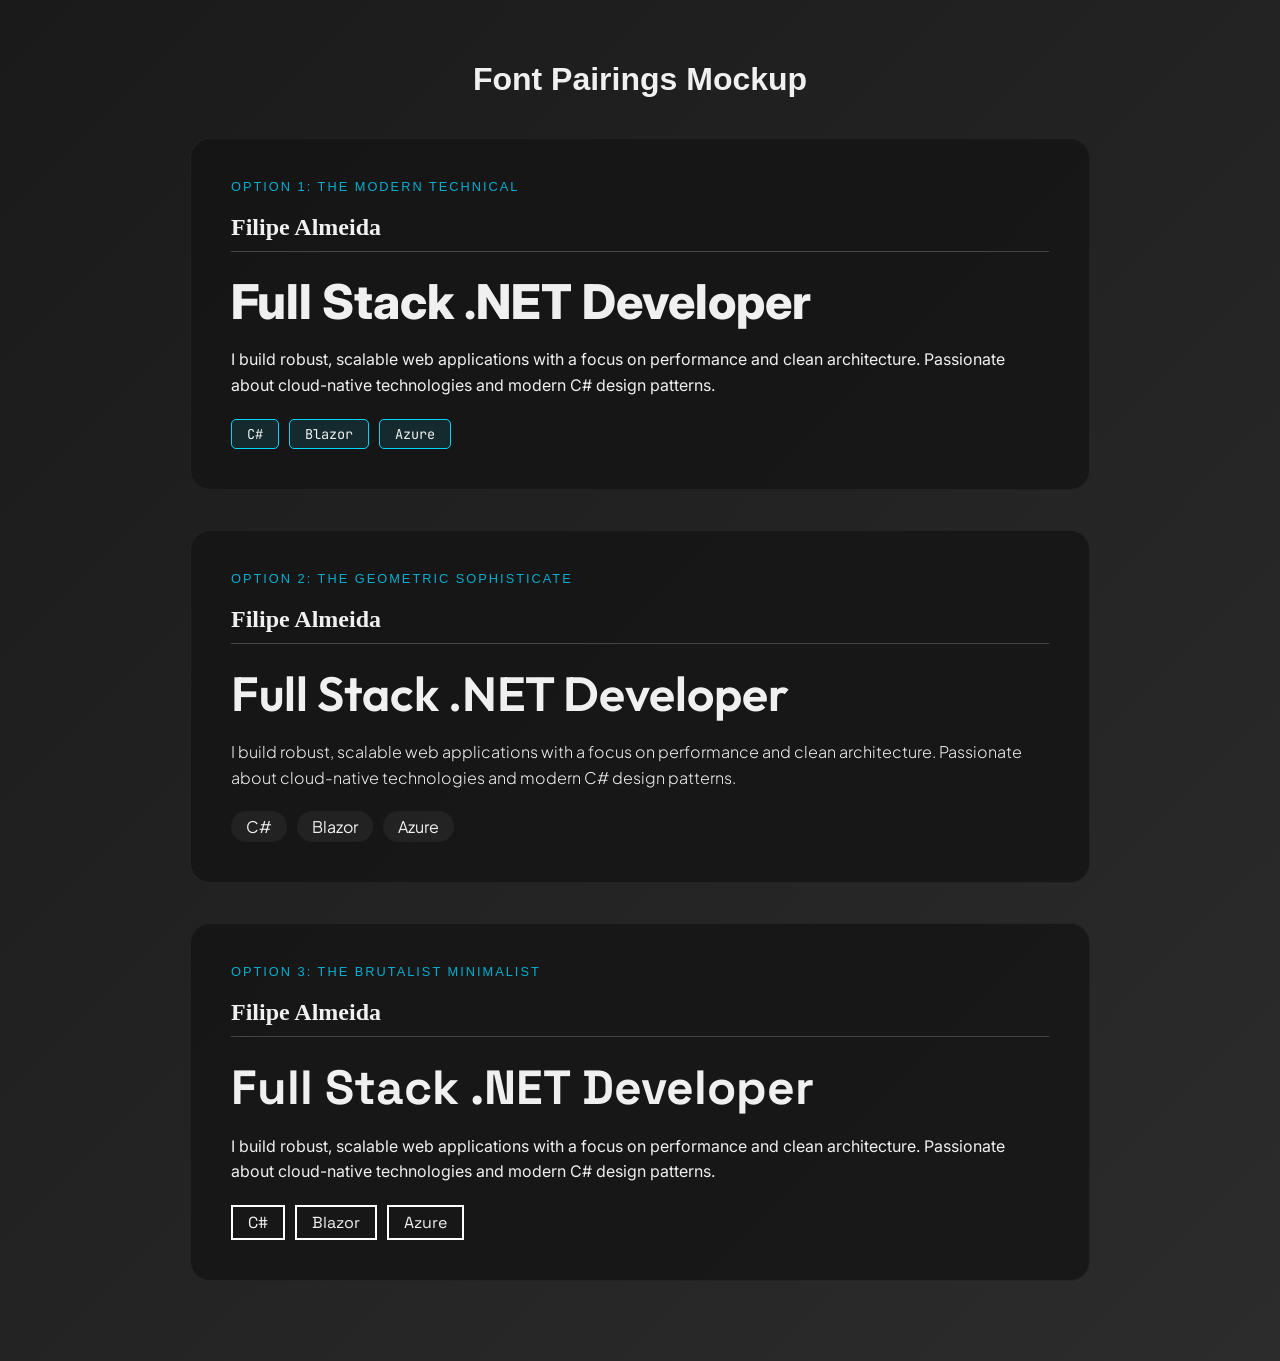
<file: font_preview.html>
<!DOCTYPE html>
<html lang="en">
<head>
    <meta charset="UTF-8">
    <meta name="viewport" content="width=device-width, initial-scale=1.0">
    <title>Font Pairing Preview</title>
    <link href="https://fonts.googleapis.com/css2?family=Inter:wght@400;800&family=JetBrains+Mono&family=Outfit:wght@400;600&family=Plus+Jakarta+Sans:wght@300;400&family=Space+Grotesk:wght@700&display=swap" rel="stylesheet">
    <style>
        :root {
            --bg-color: #2c2c2c;
            --card-bg: rgba(20, 20, 20, 0.8);
            --text-color: #f0f0f0;
            --accent-color: #00d4ff;
        }
        body {
            background: linear-gradient(135deg, #1a1a1a 0%, #2c2c2c 100%);
            color: var(--text-color);
            padding: 40px;
            margin: 0;
            display: flex;
            flex-direction: column;
            gap: 40px;
            align-items: center;
        }
        .container {
            width: 100%;
            max-width: 900px;
        }
        .option {
            background: var(--card-bg);
            padding: 40px;
            border-radius: 20px;
            border: 1px solid rgba(255,255,255,0.05);
            margin-bottom: 40px;
        }
        .label {
            font-family: sans-serif;
            font-size: 0.8rem;
            text-transform: uppercase;
            letter-spacing: 2px;
            color: var(--accent-color);
            margin-bottom: 20px;
            opacity: 0.8;
        }
        /* Option 1 */
        .opt-1 h1 { font-family: 'Inter', sans-serif; font-weight: 800; font-size: 3rem; margin: 0; }
        .opt-1 p { font-family: 'Inter', sans-serif; font-weight: 400; line-height: 1.6; }
        .opt-1 .pill { 
            font-family: 'JetBrains Mono', monospace; 
            background: rgba(0, 212, 255, 0.1); 
            border: 1px solid var(--accent-color);
            padding: 5px 15px;
            border-radius: 5px;
            font-size: 0.85rem;
        }

        /* Option 2 */
        .opt-2 h1 { font-family: 'Outfit', sans-serif; font-weight: 600; font-size: 3rem; margin: 0; }
        .opt-2 p { font-family: 'Plus Jakarta Sans', sans-serif; font-weight: 300; line-height: 1.6; }
        .opt-2 .pill { 
            font-family: 'Plus Jakarta Sans', sans-serif;
            background: rgba(255,255,255,0.05);
            padding: 5px 15px;
            border-radius: 20px;
        }

        /* Option 3 */
        .opt-3 h1 { font-family: 'Space Grotesk', sans-serif; font-weight: 700; font-size: 3rem; margin: 0; }
        .opt-3 p { font-family: 'Inter', sans-serif; font-weight: 400; line-height: 1.6; }
        .opt-3 .pill { 
            font-family: 'Space Grotesk', sans-serif;
            border: 2px solid white;
            padding: 5px 15px;
        }

        h2 { border-bottom: 1px solid #444; padding-bottom: 10px; margin-top: 0; }
    </style>
</head>
<body>
    <div class="container">
        <h1 style="font-family: sans-serif; margin-bottom: 40px; text-align: center;">Font Pairings Mockup</h1>

        <div class="option opt-1">
            <div class="label">Option 1: The Modern Technical</div>
            <h2>Filipe Almeida</h2>
            <h1>Full Stack .NET Developer</h1>
            <p>I build robust, scalable web applications with a focus on performance and clean architecture. Passionate about cloud-native technologies and modern C# design patterns.</p>
            <div style="display: flex; gap: 10px; margin-top: 20px;">
                <span class="pill">C#</span>
                <span class="pill">Blazor</span>
                <span class="pill">Azure</span>
            </div>
        </div>

        <div class="option opt-2">
            <div class="label">Option 2: The Geometric Sophisticate</div>
            <h2>Filipe Almeida</h2>
            <h1>Full Stack .NET Developer</h1>
            <p>I build robust, scalable web applications with a focus on performance and clean architecture. Passionate about cloud-native technologies and modern C# design patterns.</p>
            <div style="display: flex; gap: 10px; margin-top: 20px;">
                <span class="pill">C#</span>
                <span class="pill">Blazor</span>
                <span class="pill">Azure</span>
            </div>
        </div>

        <div class="option opt-3">
            <div class="label">Option 3: The Brutalist Minimalist</div>
            <h2>Filipe Almeida</h2>
            <h1>Full Stack .NET Developer</h1>
            <p>I build robust, scalable web applications with a focus on performance and clean architecture. Passionate about cloud-native technologies and modern C# design patterns.</p>
            <div style="display: flex; gap: 10px; margin-top: 20px;">
                <span class="pill">C#</span>
                <span class="pill">Blazor</span>
                <span class="pill">Azure</span>
            </div>
        </div>
    </div>
</body>
</html>
</file>
